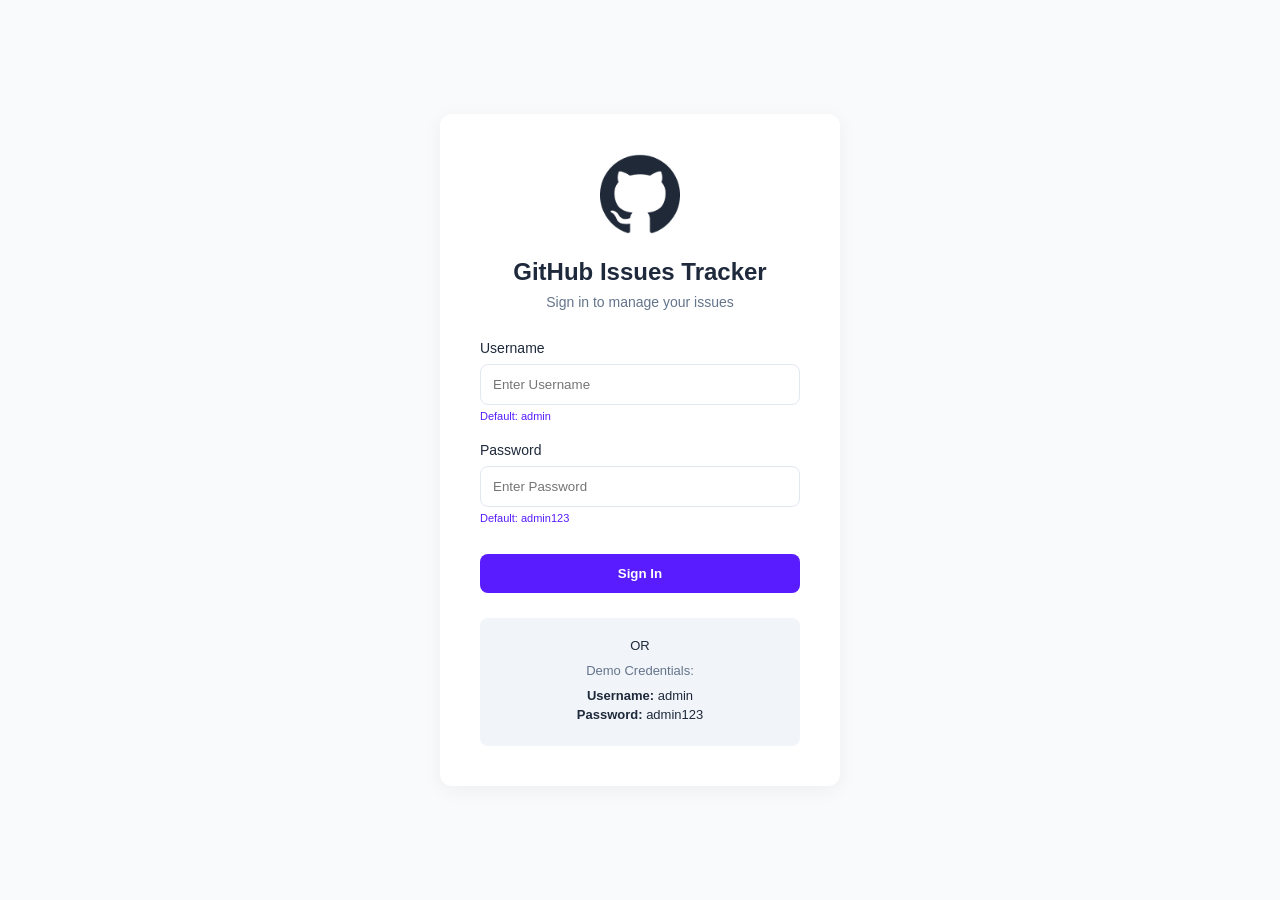
<file: index.html>
<!DOCTYPE html>
<html lang="en">
<head>
    <meta charset="UTF-8">
    <meta name="viewport" content="width=device-width, initial-scale=1.0">
    <title>Login - GitHub Issues Tracker</title>
    <link rel="stylesheet" href="style.css">
</head>
<body>
    <main class="login-container">
        <section class="login-card">
            <img src="assets/github-logo.png" alt="Logo" class="login-logo">
            <h1 class="login-title">GitHub Issues Tracker</h1>
            <p class="login-subtitle">Sign in to manage your issues</p>

            <form id="login-form">
                <div class="form-group">
                    <label>Username</label>
                    <input type="text" id="username" placeholder="Enter Username" required>
                    <p class="input-hint">Default: admin</p>
                </div>
                <div class="form-group">
                    <label>Password</label>
                    <input type="password" id="password" placeholder="Enter Password" required>
                    <p class="input-hint">Default: admin123</p>
                </div>
                <button type="submit" class="btn-primary">Sign In</button>
            </form>

            <div class="demo-box">
                <p class="divider-text">OR</p>
                <div class="divider-line"></div>
                <p class="demo-label">Demo Credentials:</p>
                <p class="credential-item"><strong>Username:</strong> admin</p>
                <p class="credential-item"><strong>Password:</strong> admin123</p>
            </div>
        </section>
        </main>

    <script src="login.js"></script>
</body>
</html>
</file>
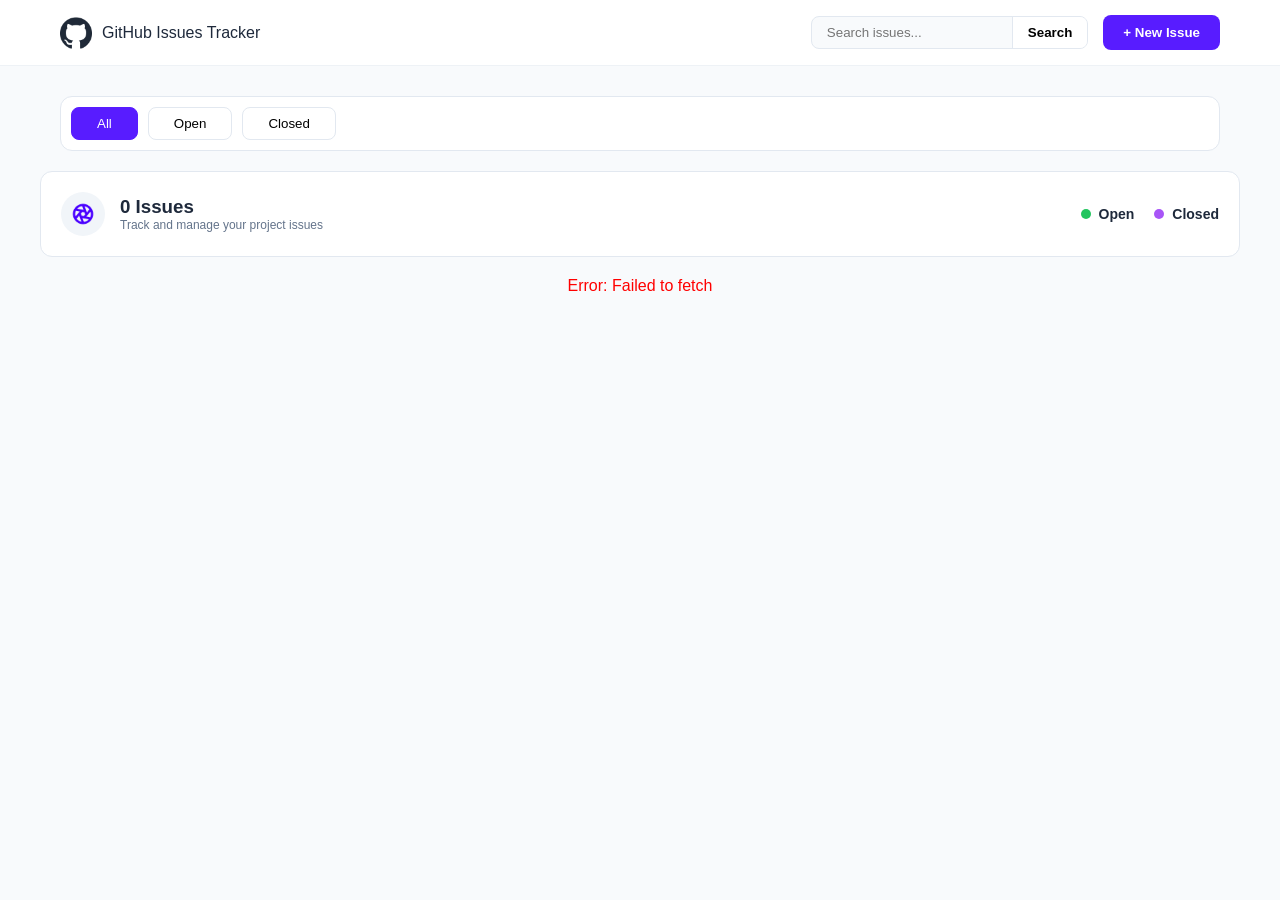
<file: main.html>
<!DOCTYPE html>
<html lang="en">
<head>
    <meta charset="UTF-8">
    <meta name="viewport" content="width=device-width, initial-scale=1.0">
    <title>GitHub Issues Tracker</title>
    <link rel="stylesheet" href="style.css">
</head>
<body>
    <header class="main-header">
        <nav class="nav-container">
            <div class="nav-brand">
                <img src="assets/github-logo.png" alt="Logo" class="nav-logo">
                <span class="brand-text">GitHub Issues Tracker</span>
            </div>
            <div class="search-container">
                <div class="search-box">
                    <input type="text" id="search-input" placeholder="Search issues...">
                    <button class="btn-search" id="search-trigger">Search</button>
                </div>
                <button class="btn-new-issue">+ New Issue</button>
            </div>
        </nav>
    </header>

    <div class="tab-section">
        <div class="tabs-wrapper">
            <button class="tab-btn active" id="btn-all">All</button>
            <button class="tab-btn" id="btn-open">Open</button>
            <button class="tab-btn" id="btn-closed">Closed</button>
        </div>
    </div>

    <div class="summary-bar">
        <div class="summary-left">
            <div class="aperture-icon">
                <img src="assets/Aperture.png" alt="Aperture" width="24">
            </div>
            <div class="summary-txt">
                <h3 id="issue-count-display">0 Issues</h3>
                <p style="font-size:12px; color:#64748b">Track and manage your project issues</p>
            </div>
        </div>
        <div class="summary-markers">
            <span class="marker"><span class="dot dot-green"></span> Open</span>
            <span class="marker"><span class="dot dot-purple"></span> Closed</span>
        </div>
    </div>

    <section id="issue-grid" class="issue-grid">
        <div id="loader-container" class="hidden">
            <div class="loading-spinner"></div>
        </div>
    </section>

    <div id="issue-modal" class="modal-overlay hidden">
        <div class="modal-content">
            <button id="close-x" class="close-x">&times;</button>
            <div id="modal-data"></div>
            <button id="close-footer-btn" class="btn-close-footer">Close</button>
        </div>
    </div>

    <script src="app.js"></script>
</body>
</html>
</file>
<file: style.css>
/* Start of Global Style */
* {
    margin: 0;
    padding: 0;
    box-sizing: border-box;
    font-family: 'Inter', sans-serif;
}

body {
    background-color: #f8fafc;
    color: #1e293b;
}

/* Login Page Layout */
.login-container {
    min-height: 100vh;
    display: flex;
    justify-content: center;
    align-items: center;
}

.login-card {
    background: white;
    padding: 40px;
    border-radius: 12px;
    box-shadow: 0 4px 20px rgba(0, 0, 0, 0.05);
    width: 100%;
    max-width: 400px;
    text-align: center;
}

.login-logo {
    width: 80px;
    margin-bottom: 20px;
}

.login-title {
    font-size: 24px;
    font-weight: 700;
    margin-bottom: 8px;
}

.login-subtitle {
    font-size: 14px;
    color: #64748b;
    margin-bottom: 30px;
}

/* Form Styles */
.form-group {
    text-align: left;
    margin-bottom: 20px;
}

.form-group label {
    display: block;
    font-size: 14px;
    margin-bottom: 8px;
    font-weight: 500;
}

.form-group input {
    width: 100%;
    padding: 12px;
    border: 1px solid #e2e8f0;
    border-radius: 8px;
    outline: none;
}

.input-hint {
    font-size: 11px;
    color: #581cff;
    margin-top: 5px;
}

.btn-primary {
    width: 100%;
    padding: 12px;
    background-color: #581cff;
    color: white;
    border: none;
    border-radius: 8px;
    font-weight: 600;
    cursor: pointer;
    transition: 0.3s;
    margin-top: 10px;
}

.btn-primary:hover {
    background-color: #4314c7;
}

/* Demo Box & Divider Styles */
.demo-box {
    margin-top: 25px;
    padding: 20px;
    background-color: #f1f5f9;
    border-radius: 8px;
    font-size: 13px;
}

.divider-text {
    color: #1e293b;
    font-weight: 500;
}

.demo-label {
    margin: 10px 0;
    color: #64748b;
}

.credential-item {
    margin-bottom: 4px;
}

/* Header & Nav */
.main-header {
    background: white;
    padding: 15px 0;
    border-bottom: 1px solid #eef2f6;
}

.nav-container {
    max-width: 1200px;
    margin: 0 auto;
    display: flex;
    justify-content: space-between;
    align-items: center;
    padding: 0 20px;
}

.nav-brand {
    display: flex;
    align-items: center;
    gap: 10px;
}

.nav-logo { width: 32px; }

.search-container {
    display: flex;
    gap: 15px;
    align-items: center;
}

.search-box {
    display: flex;
    border: 1px solid #e2e8f0;
    border-radius: 8px;
    background: #f8fafc;
    overflow: hidden;
}

.search-box input {
    border: none;
    padding: 8px 15px;
    background: transparent;
    outline: none;
    width: 200px;
}

.btn-search {
    border: none;
    background: white;
    padding: 0 15px;
    border-left: 1px solid #e2e8f0;
    cursor: pointer;
    font-weight: 600;
}

.btn-new-issue {
    background: #581cff;
    color: white;
    border: none;
    padding: 10px 20px;
    border-radius: 8px;
    font-weight: 600;
    cursor: pointer;
}

/* Tabs */
.tab-section {
    max-width: 1200px;
    margin: 30px auto 0;
    padding: 0 20px;
}

.tabs-wrapper {
    background: white;
    padding: 10px;
    border-radius: 12px;
    display: flex;
    gap: 10px;
    border: 1px solid #e2e8f0;
}

.tab-btn {
    border: 1px solid #e2e8f0;
    background: transparent;
    padding: 8px 25px;
    border-radius: 8px;
    cursor: pointer;
    font-weight: 500;
}

.tab-btn.active {
    background: #581cff;
    color: white;
    border-color: #581cff;
}

.summary-bar {
    max-width: 1200px;
    margin: 20px auto;
    background: white;
    border: 1px solid #e2e8f0;
    border-radius: 12px;
    padding: 20px;
    display: flex;
    justify-content: space-between;
    align-items: center;
}

.summary-left {
    display: flex;
    align-items: center;
    gap: 15px;
}

.aperture-icon {
    background: #f1f5f9;
    padding: 10px;
    border-radius: 50%;
    display: flex;
}

.summary-markers {
    display: flex;
    gap: 20px;
}

.marker {
    display: flex;
    align-items: center;
    gap: 8px;
    font-size: 14px;
    font-weight: 600;
}

.dot { width: 10px; height: 10px; border-radius: 50%; }
.dot-green { background: #22c55e; }
.dot-purple { background: #a855f7; }

/* Grid & Cards */
.issue-grid {
    max-width: 1200px;
    margin: 0 auto 50px;
    padding: 0 20px;
    display: grid;
    grid-template-columns: repeat(4, 1fr);
    gap: 20px;
    min-height: 200px;
}

.issue-card {
    background: white;
    border: 1px solid #e2e8f0;
    border-radius: 12px;
    padding: 20px;
    cursor: pointer;
    transition: 0.3s;
}

.card-open { border-top: 4px solid #22c55e; }
.card-closed { border-top: 4px solid #a855f7; }

.card-top {
    display: flex;
    justify-content: space-between;
    align-items: center;
    margin-bottom: 12px;
}

.priority-badge {
    padding: 2px 8px;
    border-radius: 4px;
    font-size: 10px;
    font-weight: 700;
}

.p-high { background: #fee2e2; color: #ef4444; }
.p-medium { background: #fef3c7; color: #d97706; }
.p-low { background: #f1f5f9; color: #64748b; }

.label-row {
    display: flex;
    gap: 8px;
    margin: 15px 0;
}

.lbl {
    font-size: 10px;
    font-weight: 700;
    padding: 4px 8px;
    border-radius: 6px;
    display: flex;
    align-items: center;
    gap: 4px;
}

.lbl-bug { background: #fee2e2; color: #ef4444; }
.lbl-help { background: #ffedd5; color: #f97316; }
.lbl-enhancement { background: #ecfdf5; color: #10b981; }

/* Loading Animation */
#loader-container {
    grid-column: span 4;
    display: flex;
    justify-content: center;
    padding: 40px 0;
}

.loading-spinner {
    width: 35px;
    height: 35px;
    border: 3px solid #f3f3f3;
    border-top: 3px solid #581cff;
    border-radius: 50%;
    animation: spin 1s linear infinite;
}

@keyframes spin {
    0% { transform: rotate(0deg); }
    100% { transform: rotate(360deg); }
}

/* Modal */
.modal-overlay {
    position: fixed;
    inset: 0;
    background: rgba(15, 23, 42, 0.5);
    display: flex;
    justify-content: center;
    align-items: center;
    z-index: 1000;
}

.modal-content {
    background: white;
    width: 90%;
    max-width: 600px;
    border-radius: 20px;
    padding: 40px;
    position: relative;
}

.close-x {
    position: absolute;
    top: 25px;
    right: 25px;
    cursor: pointer;
    border: none;
    background: transparent;
    font-size: 20px;
}

/* Highlight Modal Tag */
.modal-highlight {
    background: #fffbeb; 
    color: #b45309; 
    padding: 6px 12px; 
    border-radius: 8px; 
    font-size: 11px; 
    font-weight: 800; 
    display: inline-block; 
    margin-bottom: 15px;
    border: 1px solid #fef3c7;
}

.btn-close-footer {
    background: #581cff;
    color: white;
    padding: 10px 25px;
    border: none;
    border-radius: 8px;
    font-weight: 600;
    float: right;
    margin-top: 20px;
    cursor: pointer;
}

.hidden { display: none !important; }



/* Responsive Design  */

/* Tablet View (768px - 1199px) */
@media screen and (min-width: 768px) and (max-width: 1199px) {
    .nav-container, .tab-section, .summary-bar, .issue-grid {
        max-width: 95%;
    }
    
    .issue-grid {
        grid-template-columns: repeat(3, 1fr); 
        gap: 15px;
    }

    .search-box input {
        width: 150px;
    }
}

/* Mobile View (320px - 576px) */
@media screen and (max-width: 576px) {
    /* Login Page */
    .login-card { 
        margin: 0 20px; 
        padding: 25px; 
        max-width: 90%;
    }
    
    .login-logo { width: 60px; }
    .login-title { font-size: 20px; }

    /* Header */
    .nav-container {
        flex-direction: column;
        gap: 15px;
        padding: 15px;
    }

    .search-container {
        width: 100%;
        gap: 10px;
    }

    .search-box {
        flex: 1; 
    }

    .search-box input {
        width: 100%;
        padding: 8px 10px;
        font-size: 13px;
    }

    .btn-search {
        padding: 0 10px;
        font-size: 12px;
    }

    .btn-new-issue {
        padding: 8px 15px;
        font-size: 13px;
        white-space: nowrap;
    }

    /* Tabs */
    .tab-section { margin-top: 15px; }
    
    .tabs-wrapper {
        padding: 6px;
        overflow-x: auto;
        white-space: nowrap;
        justify-content: flex-start;
        gap: 5px;
    }

    .tab-btn {
        padding: 6px 15px;
        font-size: 13px;
    }

    /* Summary Bar */
    .summary-bar {
        margin: 15px 10px;
        padding: 15px;
        flex-direction: row; 
        justify-content: space-between;
    }

    .summary-left h3 { font-size: 14px; }
    .summary-markers { gap: 10px; }
    .marker { font-size: 12px; }

    /*  Grid (2 Columns) */
    .issue-grid {
        grid-template-columns: repeat(2, 1fr); 
        gap: 10px;
        padding: 0 10px;
    }

    .issue-card {
        padding: 12px;
    }

    .issue-card h4 {
        font-size: 13px;
        margin-bottom: 5px;
    }

    .issue-card p {
        font-size: 11px;
        line-height: 1.3;
    }

    .label-row {
        gap: 4px;
        margin: 10px 0;
    }

    .lbl {
        font-size: 8px;
        padding: 3px 6px;
    }

    /* Modal */
    .modal-content {
        width: 92%;
        padding: 25px 20px;
        border-radius: 15px;
    }

    .modal-content h2 {
        font-size: 18px;
        line-height: 1.3;
    }

    .modal-highlight {
        font-size: 9px;
        padding: 4px 10px;
    }

    .modal-content p {
        font-size: 12px;
        margin-bottom: 15px;
    }

    .close-x {
        top: 15px;
        right: 15px;
        font-size: 18px;
    }

    .btn-close-footer {
        padding: 8px 20px;
        font-size: 13px;
    }
}
</file>
